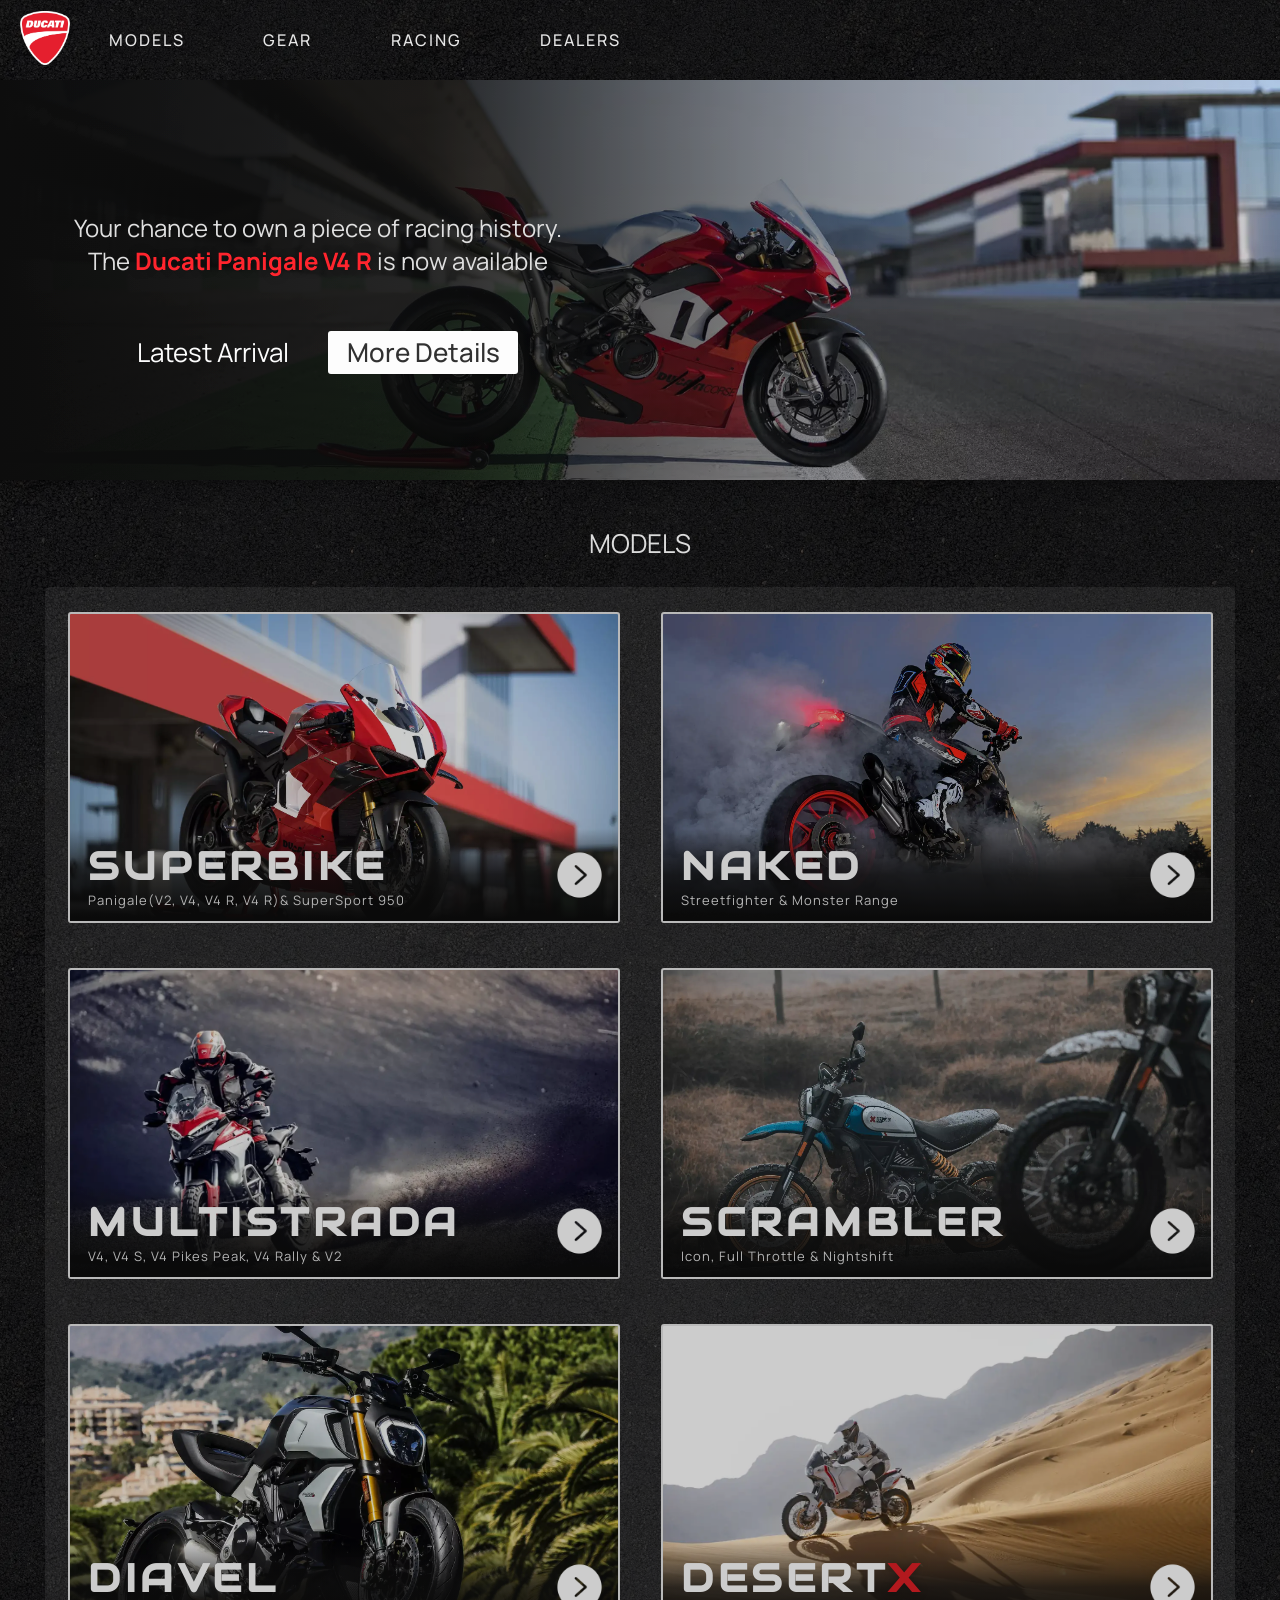
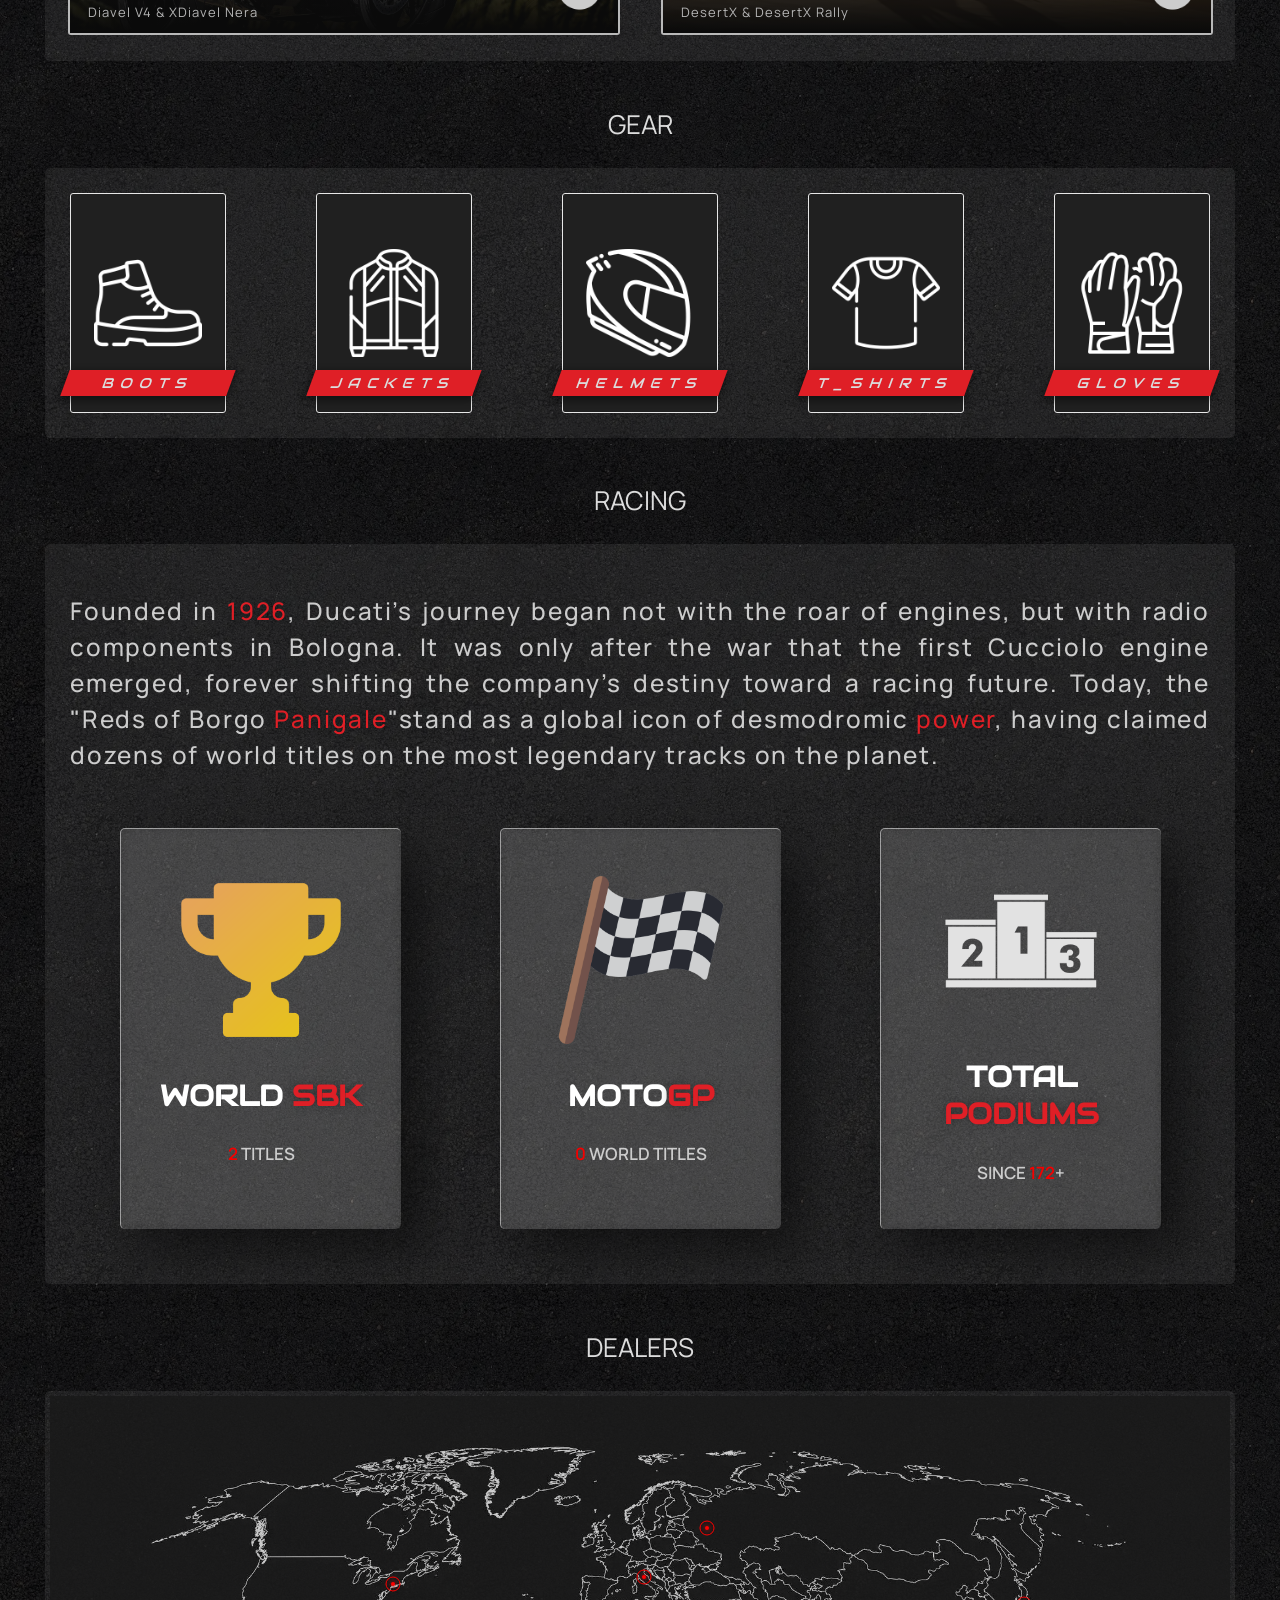
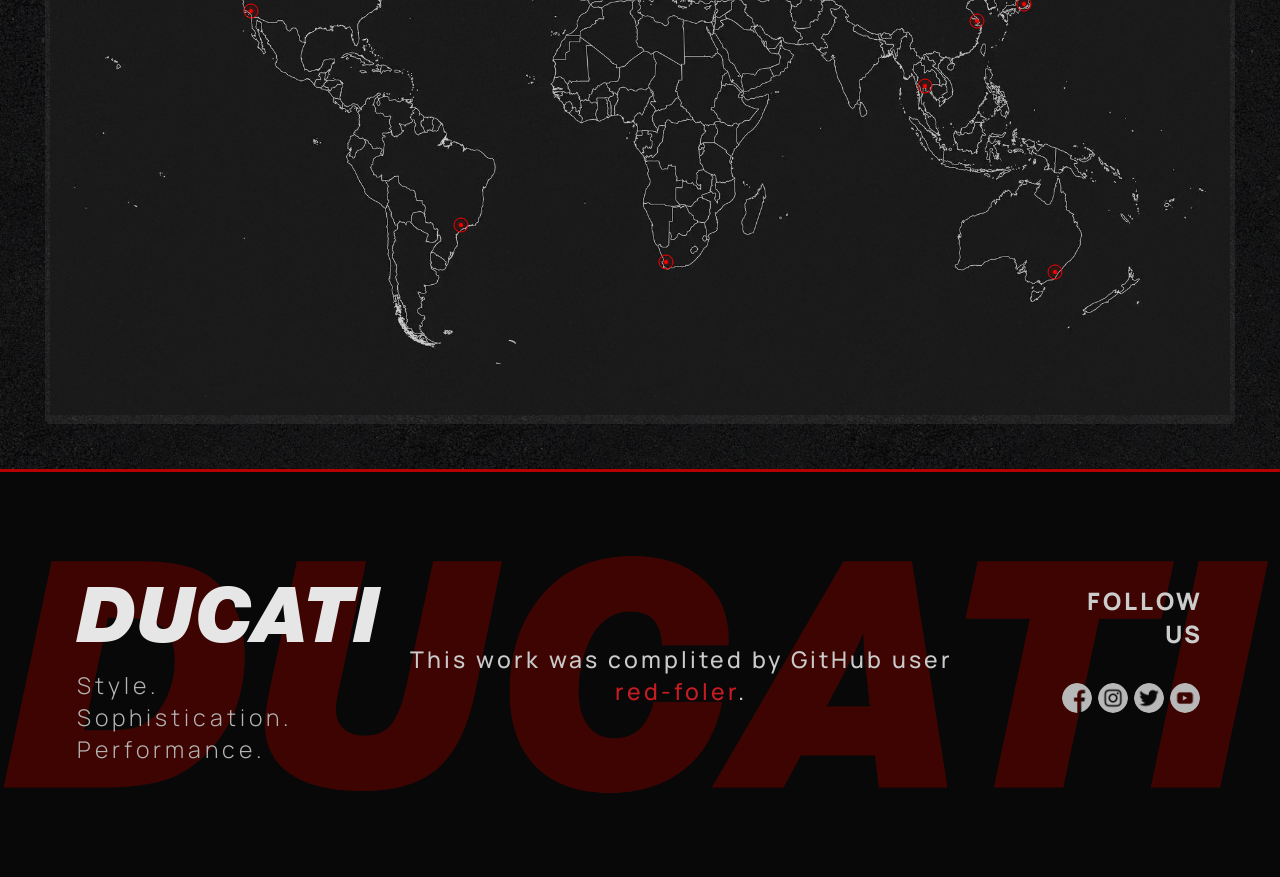
<file: index.html>
<!DOCTYPE html>
<html lang="en" >

<head>
    <meta charset="UTF-8">
    <meta name="viewport" content="width=device-width, initial-scale=1.0">
    <title>Document</title>
    <link rel="stylesheet" href="./motostore.css">
</head>

<body style="overflow-x: hidden;">
    <header class="header">
        <a class="ducatilogo" href="./index.html">
        <img class="ducatilogo" src="./dop/izob/Ducati_red_logo.svg.webp" href="./index.html">
        </a>
        <nav class="nav">
            <a class="navpoint" href="#MODELS">MODELS</a>
            <a class="navpoint" href="#GEAR">GEAR</a>
            <a class="navpoint" href="#RACING">RACING</a>
            <a class="navpoint" href="#DEALERS">DEALERS</a>
        </nav>
        <div class="bmenu" id="bmenu">
            <img src="./dop/izob/bmenuicon2.png">
        </div>
    </header>
    <div class="glav_2">
        <div class="glav2_2">
            <div class="glavcont">
                <p class="glavp">Your chance to own a piece of racing history.<br>The <b class="redname">Ducati Panigale
                        V4 R</b> is now available</p>
                <div class="priceline">
                    <div class="glavprice">
                        <p class="glavpricetext">Latest Arrival<br>
                        </p>
                    </div>
                    <a class="glavbuybutton" href="./panigalev4.html"><span>More Details</span></a>
                </div>
            </div>
        </div>
    </div>


    <div class="blocks">
            <p class="h" id="MODELS">MODELS</p>
        <div class="categblock">
            <div class="parentcategs">
                <div class="superbike categcard">
                    <a class="superbikea" href="./supersport.html">
                    <div class="cardsoverlay">
                        <p class="categname">SUPERBIKE</p>
                        <p class="categtypes">Panigale(V2, V4, V4 R, V4 R)& SuperSport 950</p>
                        <img class="arrowONcard" src="./dop/izob/arrow_1.png">
                    </div></a>
                </div>
                <div class="naked categcard">
                    <div class="cardsoverlay">
                        <p class="categname">NAKED</p>
                        <p class="categtypes">Streetfighter & Monster Range</p>
                        <img class="arrowONcard" src="./dop/izob/arrow_1.png">
                    </div>
                </div>
                <div class="multistrada categcard">
                    <div class="cardsoverlay">
                        <p class="categname">MULTISTRADA</p>
                        <p class="categtypes">V4, V4 S, V4 Pikes Peak, V4 Rally & V2</p>
                        <img class="arrowONcard" src="./dop/izob/arrow_1.png">
                    </div>
                </div>
                <div class="scrambler categcard">
                    <div class="cardsoverlay">
                        <p class="categname">SCRAMBLER</p>
                        <p class="categtypes">Icon, Full Throttle & Nightshift​</p>
                        <img class="arrowONcard" src="./dop/izob/arrow_1.png">
                    </div>
                </div>
                <div class="diavels categcard">
                    <div class="cardsoverlay">
                        <p class="categname">DIAVEL</p>
                        <p class="categtypes">Diavel V4 & XDiavel Nera</p>
                        <img class="arrowONcard" src="./dop/izob/arrow_1.png">
                    </div>
                </div>
                <div class="desertX categcard">
                    <div class="cardsoverlay">
                        <p class="categname">DESERT<span class="redname">X</span></p>
                        <p class="categtypes">DesertX & DesertX Rally</p>
                        <img class="arrowONcard" src="./dop/izob/arrow_1.png">
                    </div>
                </div>
            </div>
    
        </div>
    </div>


        <div class="blocks">
            <p class="h" id="GEAR">GEAR</p>
            <div class="gearblock">
                <div class="gearcard">
                    <div class="redround">
                        <p class="textingearcards">BOOTS</p>
                    </div>
                    <img class="gearimg" src="./dop/forgear/bootw.png">
                </div>
                <div class="gearcard">
                    <div class="redround">
                        <p class="textingearcards">JACKETS</p>
                    </div>
                    <img class="gearimg" src="./dop/forgear/jacketw.png">
                </div>
                <div class="gearcard">
                    <div class="redround">
                        <p class="textingearcards">HELMETS</p>
                    </div>
                    <img class="gearimg" src="./dop/forgear/racing-helmetw.png">
                </div>
                <div class="gearcard">
                    <div class="redround">
                        <p class="textingearcards">T_SHIRTS</p>
                    </div>
                    <img class="gearimg" src="./dop/forgear/tee-shirtw.png">
                </div>
                <div class="gearcard">
                    <div class="redround">
                        <p class="textingearcards">GLOVES</p>
                    </div>
                    <img class="gearimg" src="./dop/forgear/glovesw.png">
                </div>
            </div>
        </div>


        <div class="blocks">
            <p class="h" id="RACING">RACING</p>
            <div class="raceblock">
            <p class="racehistory">Founded in <span class="redname">1926</span>, Ducati’s journey began not with the roar
                of engines, but with radio components in Bologna. It was only after the war
                that the first Cucciolo engine emerged, forever shifting the company’s destiny
                toward a racing future. Today, the "Reds of Borgo <span class="redname">Panigale</span>"stand as a global icon of desmodromic <span class="redname">power</span>, having claimed 
                dozens of world titles on the most legendary tracks on the planet.</p>
            <div class="container">
        <div class="card">
            <div class="content">
                <img src="./dop/izob/trophy.png" class="cardsbackimg">
                <h3>WORLD <span class="redname">SBK</span></h3>
                <p><span  style="color:rgb(245, 0, 0);" class="stat-number" data-target="15">0</span> TITLES</p>
            </div>
        </div>
        <div class="card">
            <div class="content">
                <img src="./dop/izob/racing-flag.png" class="cardsbackimg">
                <h3>MOTO<span class="redname">GP</span></h3>
                <p><span  style="color:rgb(245, 0, 0);" class="stat-number" data-target="4">0</span> WORLD TITLES</p>
            </div>
        </div>
        <div class="card">
            <div class="content">
                <img src="./dop/izob/race.png" class="cardsbackimg">
                <h3>TOTAL <span class="redname">PODIUMS</span></h3>
                <p>SINCE <span style="color:rgb(245, 0, 0);" class="stat-number" data-target="1000">0</span>+</p>
            </div>
        </div>
            </div>
            </div>
        </div>


        



        <div class="blocks">
            <p class="h" id="DEALERS">DEALERS</p>
            <div class="mapblock">
            <div class="map-wrapper">
                <img src="./dop/izob/map.webp" class="map-base">

                <div class="dot moscow" data-city="Moscow">
                    <div class="pulse"></div>
                </div>
        
                <div class="dot bologna" data-city="Bologna">
                    <div class="pulse"></div>
                </div>

                <div class="dot tokio" data-city="Tokio">
                    <div class="pulse"></div>
                </div>
        
                <div class="dot los-angeles" data-city="Los-Angeles">
                    <div class="pulse"></div>
                </div>

                <div class="dot sydney" data-city="Sydney">
                    <div class="pulse"></div>
                </div>

                <div class="dot new-york" data-city="New-York">
                    <div class="pulse"></div>
                </div>



                <div class="dot bangkok" data-city="Bangkok">
                    <div class="pulse"></div>
                </div>
        
                <div class="dot shanghai" data-city="Shanghai">
                    <div class="pulse"></div>
                </div>

                <div class="dot saopaulo" data-city="Saopaulo">
                    <div class="pulse"></div>
                </div>

                <div class="dot capetown" data-city="Capetown">
                    <div class="pulse"></div>
                </div>
            </div>

            <div class="container">

            </div>
            </div>
        </div>





    <footer class="footer">
        <div class="infooter">
            <dev class="footercontent">
                <div class="footercont">
                    <p class="DUCATIword">DUCATI</p>
                    <p class="footp">Style. Sophistication.<br> Performance.</p>
                </div>
                <div class="footercont_с">
                    <p class="footp_c">This work was complited by GitHub user <a class="reda" href="https://github.com/red-foler">red-foler</a>.</p>
                </div>
                <div class="footercont_2">
                    <p class="follow">FOLLOW US</p>
                    <div class="folowicons">
                        <img src="./dop/forfooter/facebook.png" class="folicon">
                        <img src="./dop/forfooter/instagram.png" class="folicon">
                        <img src="./dop/forfooter/twitter.png" class="folicon">
                        <img src="./dop/forfooter/youtube.png" class="folicon">
                    </div>
                </div>
            </dev>
        </div>
    </footer>
    <script src="./motostore.js"></script>
    <script src="./motostore_2.js"></script>
</body>
</html>
</file>
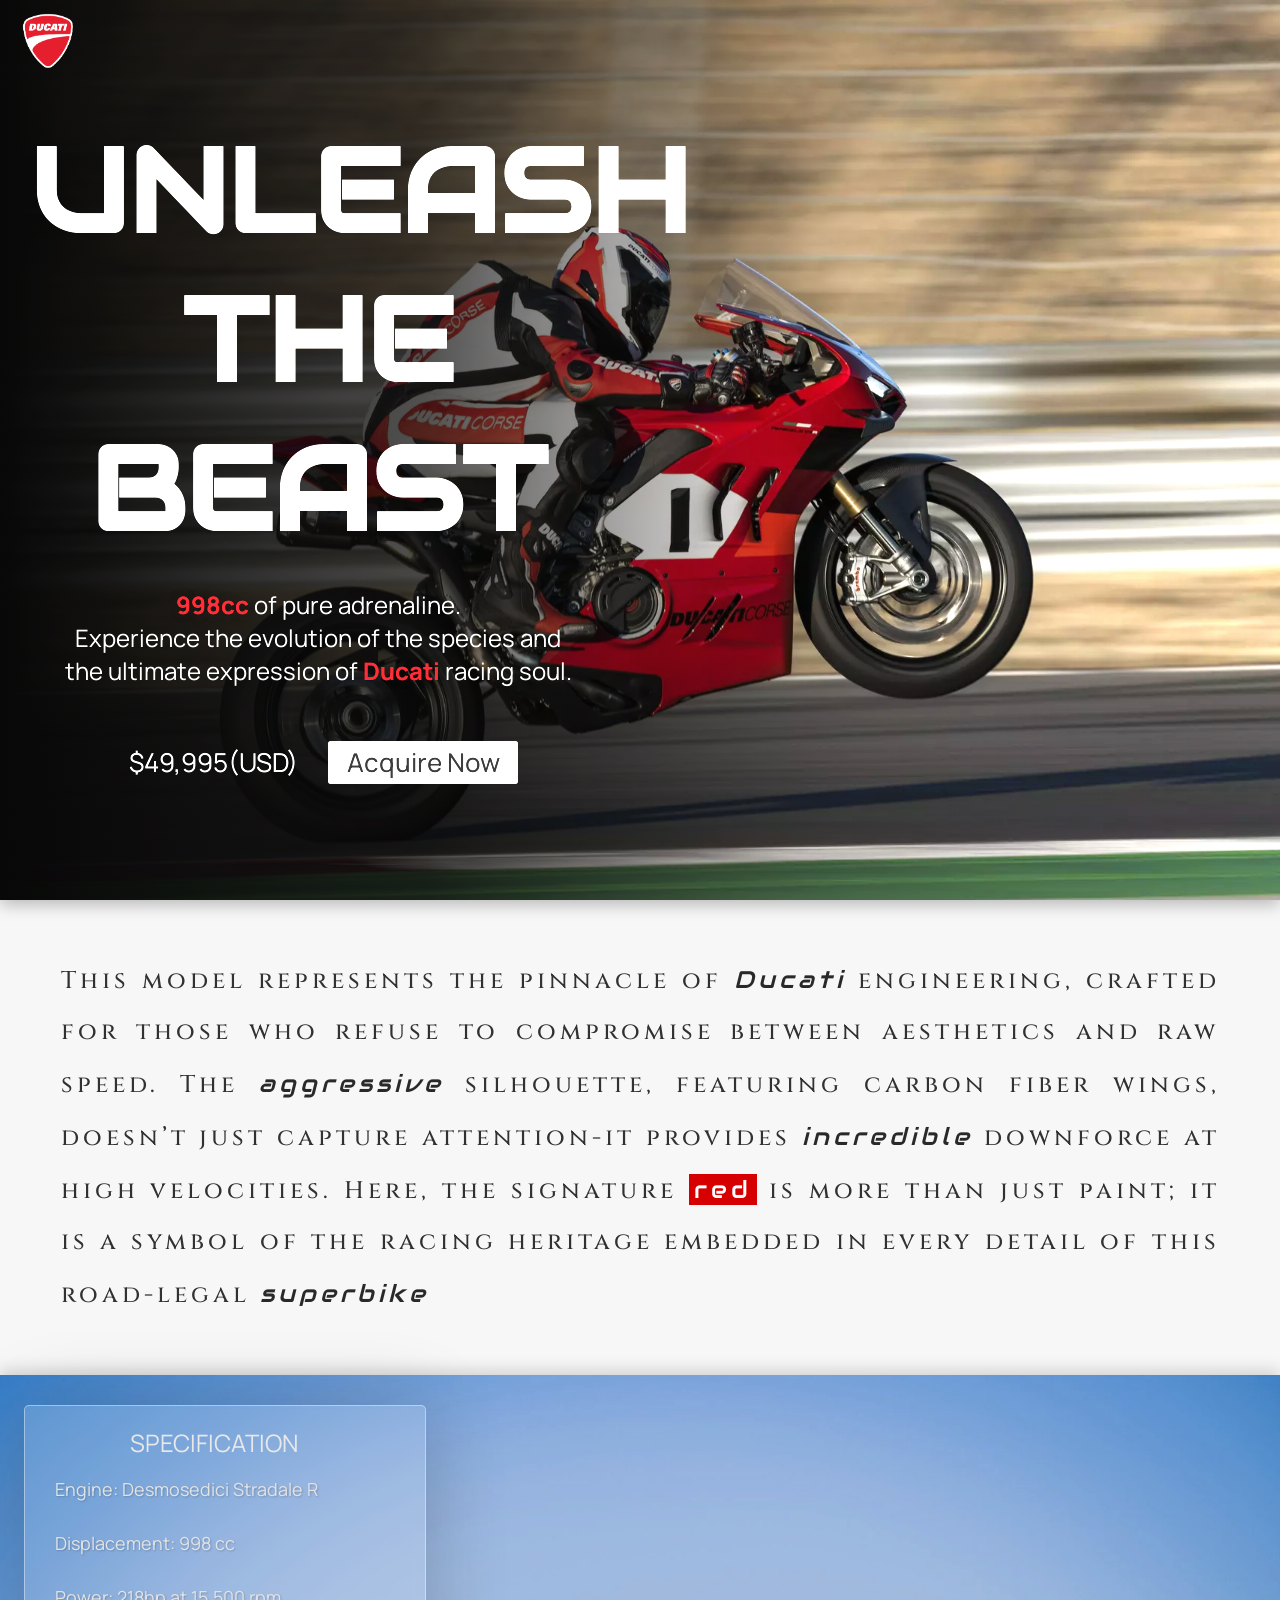
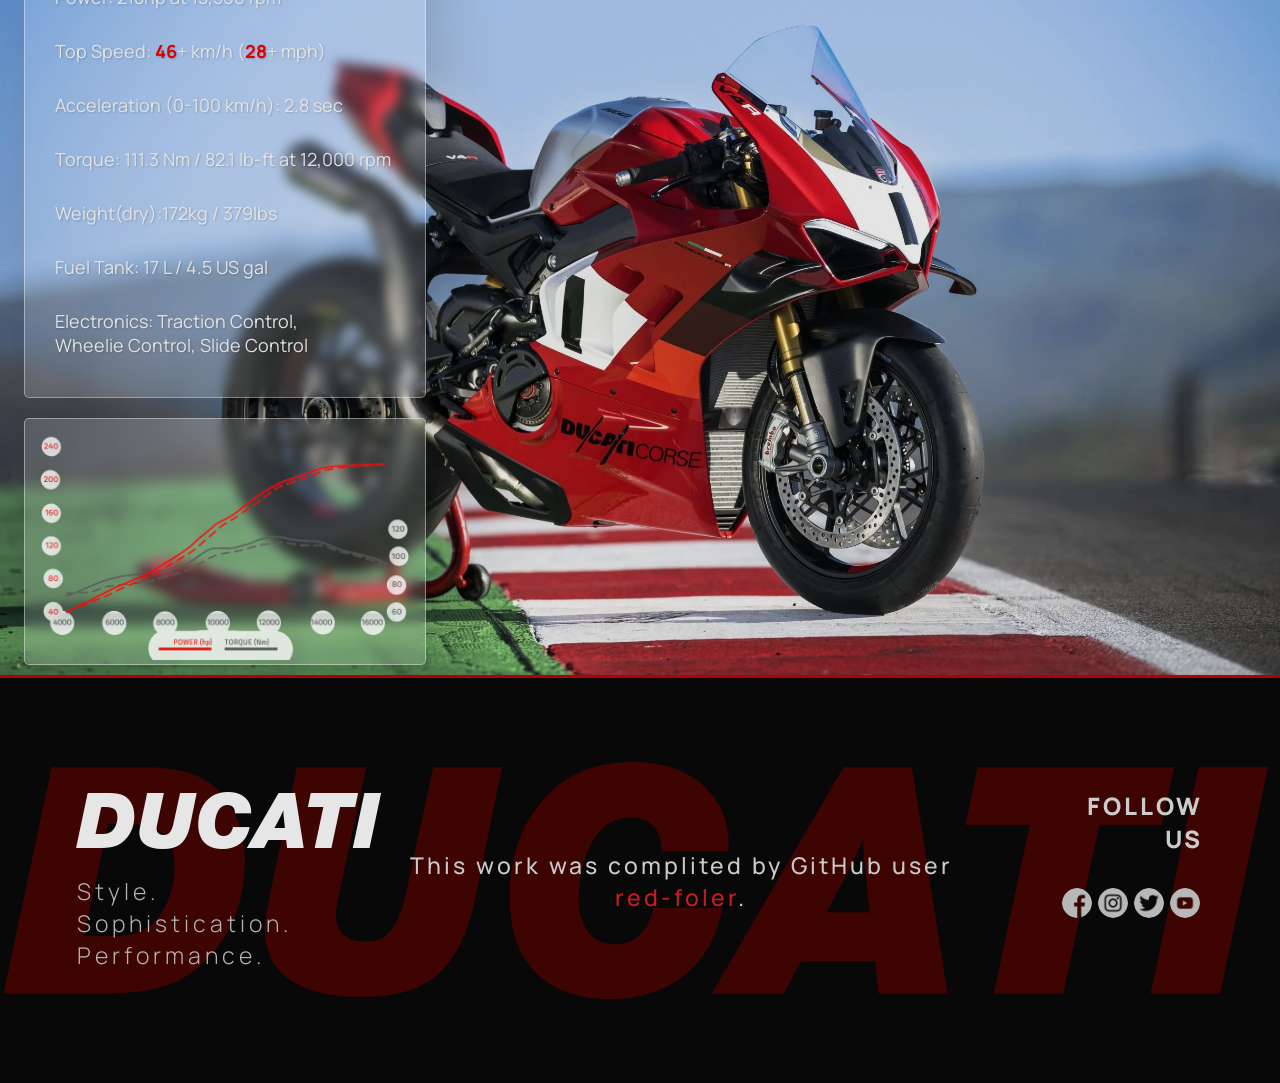
<file: panigalev4.html>
<!DOCTYPE html>
<html lang="en">

<head>
    <meta charset="UTF-8">
    <meta name="viewport" content="width=device-width, initial-scale=1.0">
    <title>Document</title>
    <link rel="stylesheet" href="./motostore.css">
</head>

<body>
    <header class="header_2">
        <a class="ducatilogo" href="./index.html">
        <img class="ducatilogo" src="./dop/izob/Ducati_red_logo.svg.webp" href="./index.html">
        </a>
    </header>
    <div class="glav">
        <div class="glav2">
            <div class="glavcont">
                                    <h1 class="glavh1">
                                    <span class="glavh1_1 notranslate">UNLEASH</span> 
                                    <span class="glavh1_2" notranslate>THE</span> 
                                    <br>
                                    <span class="glavh1_3" notranslate>BEAST</span>
                                    </h1>                <p class="glavp">
                                        <b class="redname">998cc</b> of pure adrenaline.<br> Experience the evolution of the species and<br> the ultimate expression of <b class="redname">Ducati</b> racing soul.</p>   
                        <div class="priceline">
                    <div class="glavprice">
                        <p class="glavpricetext">$49,995(USD)<br>
                        </p>
                    </div>
                    <a class="glavbuybutton"><span>Acquire Now</span></a>
                </div>              
                </div>
            </div>
        </div>
    <div class="about">
        <p class="abouttext">This model represents the pinnacle of <i style="font-family: aud; font-weight: 100; color: rgb(41, 41, 41);">Ducati</i> engineering, crafted for those who refuse to
            compromise between aesthetics and raw speed. The <i style="font-family: aud; font-weight: 100; color: rgb(41, 41, 41);">aggressive</i> silhouette, featuring carbon fiber wings,
            doesn’t just capture attention-it provides <i style="font-family: aud; font-weight: 100; color: rgb(41, 41, 41);">incredible</i> downforce at high velocities. Here, the signature <b style="font-family: aud;background-color: rgb(215, 0, 0); font-weight: 100;color: rgb(255, 255, 255); padding-left:5px;padding-right:5px;">red</b>
            is more than just paint; it is a symbol of the racing heritage embedded in every detail of this road-legal
            <i style="font-family: aud; font-weight: 100; color: rgb(41, 41, 41);">superbike</i>
        </p>
    </div>

    <div class="infoblock">
        <div class="slideshow">
            <div class="slide active" style="background-image: url(./dop/izob/Ducati_Panigale_V4_R.webp);"></div>
        </div>
        <div class="slide" style="background-image: url(./dop/izob/Ducati-Panigale-V4R_6.webp);"></div>
        <div class="slide" style="background-image: url(./dop/izob/Ducati-Panigale-V4R_3.webp);"></div>
        <div class="slide" style="background-image: url(./dop/izob/Ducati-Panigale-V4R_4.webp);"></div>
        <div class="slide" style="background-image: url(./dop/izob/Ducati-Panigale-V4R_2.webp);"></div>
        
<div class="textandg">
    <div class="spec">
        <p class="textspec">SPECIFICATION</p>
        <p class="specs">Engine: Desmosedici Stradale R</p>
        <p class="specs">Displacement: 998 cc</p>
        <p class="specs">Power: 218hp at 15,500 rpm</p>
        <p class="specs">Top Speed: <span style="color: rgb(219, 0, 0); font-weight: 700;" class="stat-number" data-target="300">0</span>+ km/h (<span style="color: rgb(219, 0, 0); font-weight: 700;" class="stat-number" data-target="186">0</span>+ mph)</p>
        <p class="specs">Acceleration (0-100 km/h): 
            2.8 sec</p>
        <p class="specs">Torque: 111.3 Nm / 82.1 lb-ft at 12,000 rpm</p>
        <p class="specs">Weight(dry):172kg / 379lbs</p>
        <p class="specs">Fuel Tank: 17 L / 4.5 US gal</p>
        <p class="specs">Electronics: Traction Control, <br>Wheelie Control, Slide Control</p>
    </div>
    <div class="graphic">
        <img class="graphicimg" src="./dop/izob/graphic_2.png">
    </div>
    </div>
</div>




<footer class="footer">
        <div class="infooter">
            <dev class="footercontent">
                <div class="footercont">
                    <p class="DUCATIword">DUCATI</p>
                    <p class="footp">Style. Sophistication.<br> Performance.</p>
                </div>
                <div class="footercont_с">
                    <p class="footp_c">This work was complited by GitHub user <a class="reda" href="https://github.com/red-foler">red-foler</a>.</p>
                </div>
                <div class="footercont_2">
                    <p class="follow">FOLLOW US</p>
                    <div class="folowicons">
                        <img src="./dop/forfooter/facebook.png" class="folicon">
                        <img src="./dop/forfooter/instagram.png" class="folicon">
                        <img src="./dop/forfooter/twitter.png" class="folicon">
                        <img src="./dop/forfooter/youtube.png" class="folicon">
                    </div>
                </div>
            </dev>
        </div>
    </footer>




    <script src="./motostore_2.js"></script>
</body>
</html>
</file>
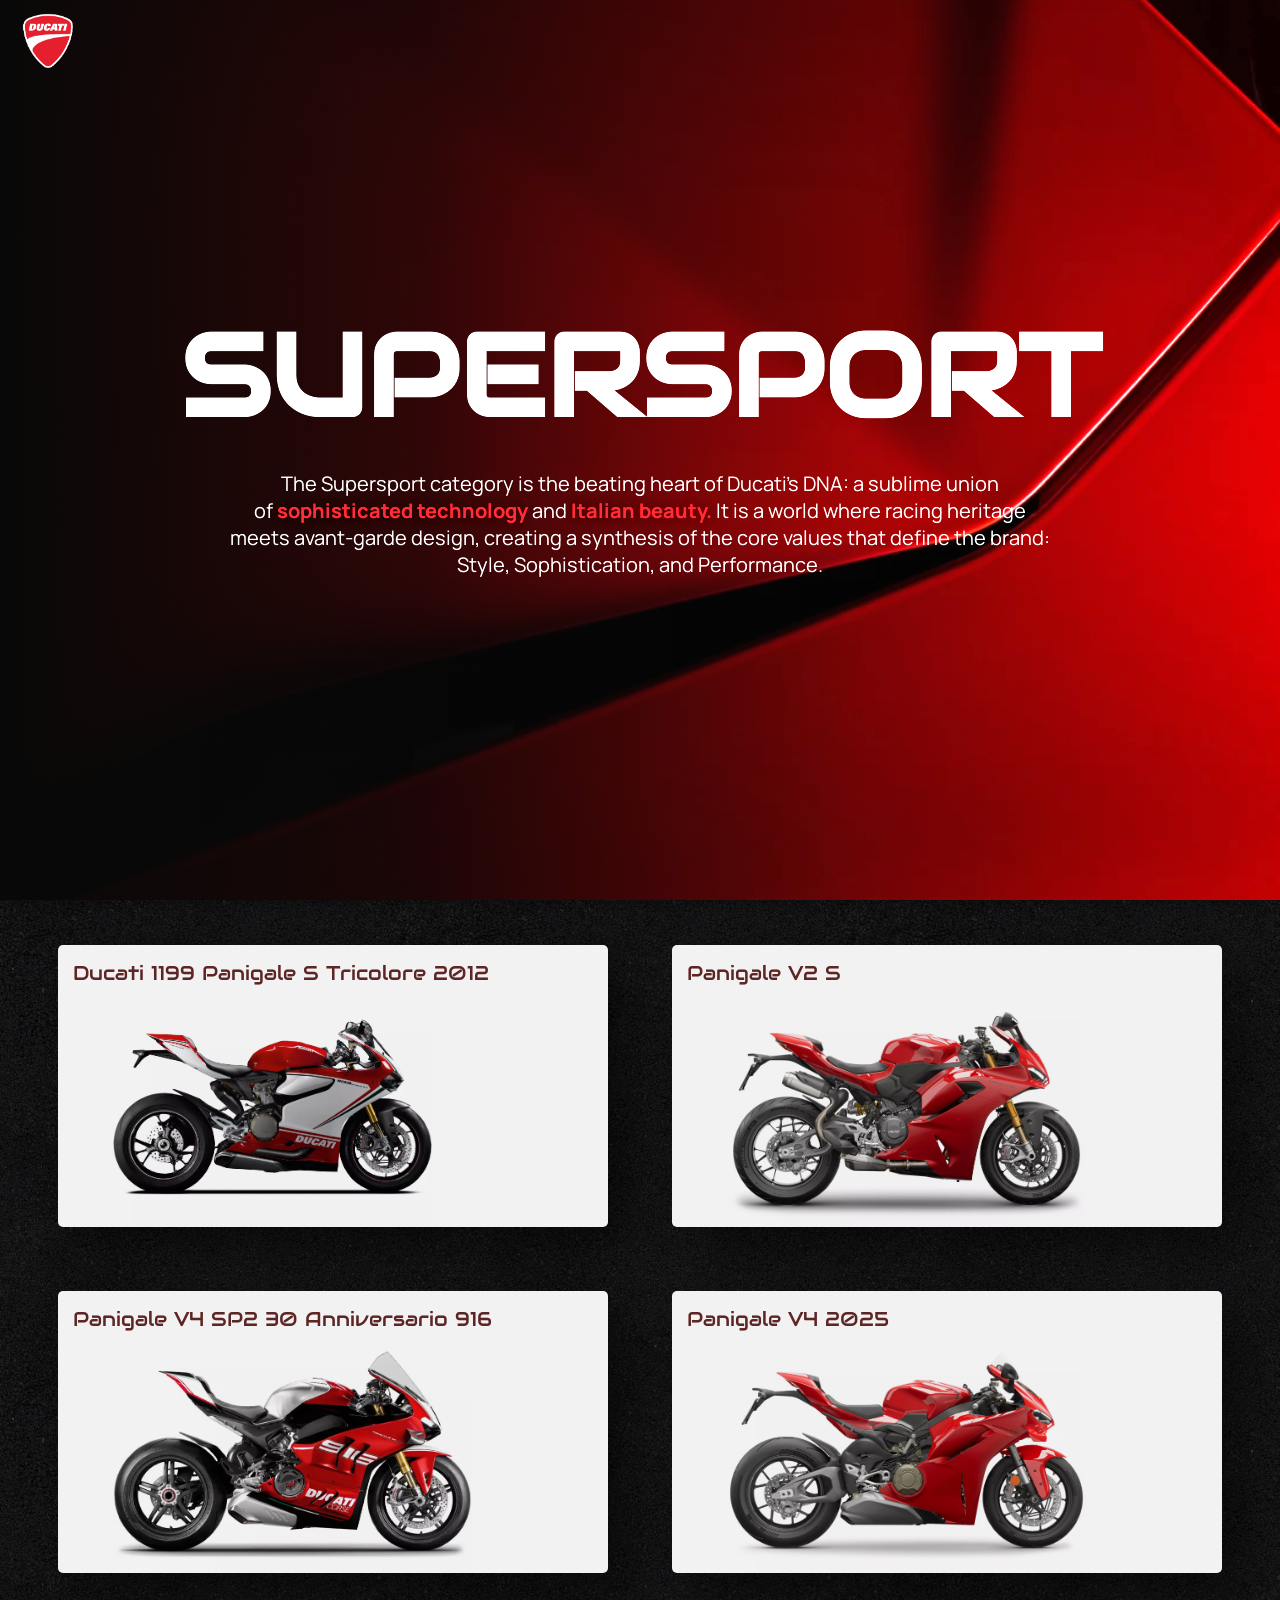
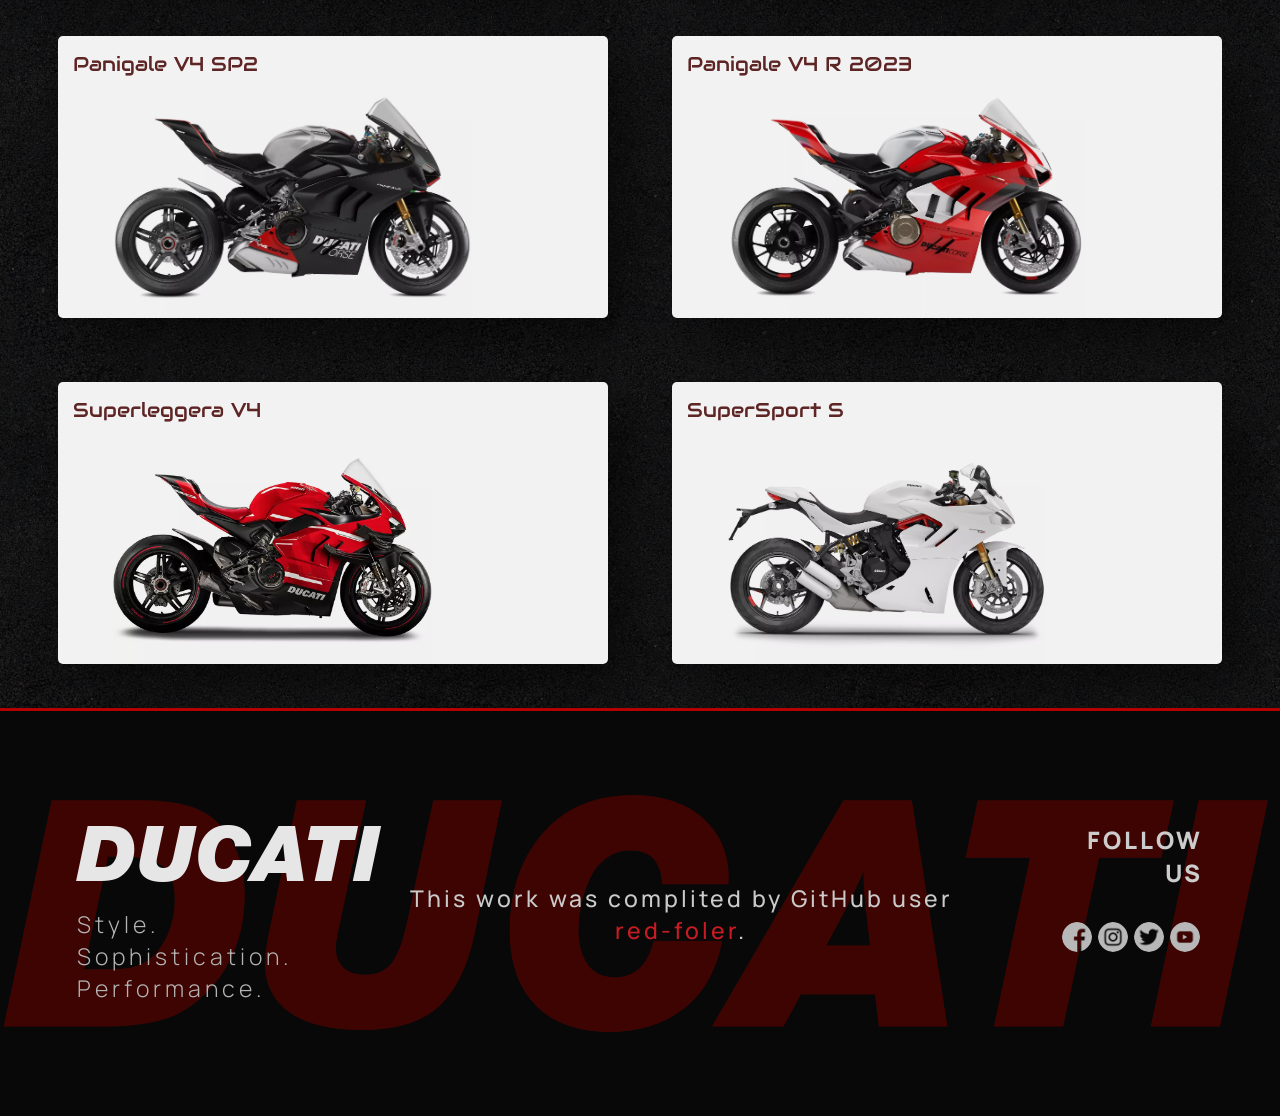
<file: supersport.html>
<!DOCTYPE html>
<html lang="en">

<head>
    <meta charset="UTF-8">
    <meta name="viewport" content="width=device-width, initial-scale=1.0">
    <title>Document</title>
    <link rel="stylesheet" href="./motostore.css">
</head>

<body>
    <header class="header_2">
        <a class="ducatilogo" href="./index.html">
        <img class="ducatilogo" src="./dop/izob/Ducati_red_logo.svg.webp" href="./index.html">
        </a>
    </header>
    

    <div class="glav supersport">
        <div class="glav2_ctlg">
            <div class="glavcont_ctlg">
                        <h1 class="glavh1_ctlg">
                            <span class="glavh1_1 "notranslate>SUPERSPORT</span> 
                        </h1>
                        <p class="glavp_ctlg">
                            The Supersport category is the beating
                            heart of Ducati’s DNA: a sublime union<br>
                            of <b class="redname">sophisticated technology</b> and <b class="redname">Italian beauty.</b> 
                            It is a world where racing heritage<br> meets 
                            avant-garde design, creating a synthesis of
                            the core values that define the brand: <br>
                            Style, Sophistication, and Performance.</p>   
                </div>
            </div>
        </div>













    <div class="blocks blocks_ctlg">
        <div class="supersport_ctlg">
            <div class="ctlg_card">
                <h1 class="cardsh1_ctlg">Ducati 1199 Panigale S Tricolore 2012</h1>
                <img class="ctlg_img" src="./dop/izobFORpanigale/Panigale_S_Tricolore.webp">
            </div>
            <div class="ctlg_card">
                <h1 class="cardsh1_ctlg">Panigale V2 S</h1>
                <img class="ctlg_img" src="./dop/izobFORpanigale/panigale_v2s.webp">
            </div>
            <div class="ctlg_card">
                <h1 class="cardsh1_ctlg">Panigale V4 SP2 30 Anniversario 916</h1>
                <img class="ctlg_img" src="./dop/izobFORpanigale/Panigale_V4.webp">
            </div>
            <div class="ctlg_card">
                <h1 class="cardsh1_ctlg">Panigale V4 2025</h1>
                <img class="ctlg_img" src="./dop/izobFORpanigale/Panigale_V4_2025.webp">
            </div>
            <div class="ctlg_card">
                <h1 class="cardsh1_ctlg">Panigale V4 SP2</h1>
                <img class="ctlg_img" src="./dop/izobFORpanigale/Panigale_V4_SP2.webp">
            </div>
            <div class="ctlg_card">
                <h1 class="cardsh1_ctlg">Panigale V4 R 2023</h1>
                <img class="ctlg_img" src="./dop/izobFORpanigale/Panigale_V4R_2023.webp">
            </div>
            <div class="ctlg_card">
                <h1 class="cardsh1_ctlg">Superleggera V4</h1>
                <img class="ctlg_img" src="./dop/izobFORpanigale/Superleggera_V4.webp">
            </div>
            <div class="ctlg_card">
                <h1 class="cardsh1_ctlg">SuperSport S</h1>
                <img class="ctlg_img" src="./dop/izobFORpanigale/SuperSport_S.webp">
            </div>
        </div>
    </div>





<footer class="footer">
        <div class="infooter">
            <dev class="footercontent">
                <div class="footercont">
                    <p class="DUCATIword">DUCATI</p>
                    <p class="footp">Style. Sophistication.<br> Performance.</p>
                </div>
                <div class="footercont_с">
                    <p class="footp_c">This work was complited by GitHub user <a class="reda" href="https://github.com/red-foler">red-foler</a>.</p>
                </div>
                <div class="footercont_2">
                    <p class="follow">FOLLOW US</p>
                    <div class="folowicons">
                        <img src="./dop/forfooter/facebook.png" class="folicon">
                        <img src="./dop/forfooter/instagram.png" class="folicon">
                        <img src="./dop/forfooter/twitter.png" class="folicon">
                        <img src="./dop/forfooter/youtube.png" class="folicon">
                    </div>
                </div>
            </dev>
        </div>
    </footer>




    <script src="./motostore_2.js"></script>
</body>
</html>
</file>
<file: motostore.css>
html{
    width: 100vw;
    margin: 0;
    padding: 0;
    scroll-behavior: smooth;
    overflow-x: hidden ;
    position: relative;
    height: auto;
}
@font-face {
    font-family: hel;
    src: url(./dop/fonts/HelveticaNeueCyr-BlackItalic.ttf);
}
@font-face {
    font-family: cin;
    src: url(./dop/fonts/Cinzel/Cinzel-VariableFont_wght.ttf);
}
@font-face {
    font-family: man;
    src: url(./dop/fonts/Manrope/Manrope-VariableFont_wght.ttf);
}
@font-face {
    font-family: aud;
    src: url(./dop/fonts/Audiowide-Regular.ttf);
}

body{
    position: relative;
    background:url(./dop/izob/asphalt.webp);
    backdrop-filter: brightness(0.3);
    background-repeat: repeat;
    background-size: 50vh;
    margin: 0;
    padding: 0;
    height: auto;
    width:100vw;
    -webkit-user-select: none;
    -ms-user-select: none;
    user-select: none;
}
.header{
    height: 40px;
    position:relative;
    z-index: 10;
    width: 50%;
    min-width: 550px;
    display: flex;
    flex-direction: row;
    align-items: center;
    justify-content: space-between;
    margin: 0;
    padding: 20px;
}
.header_2{
    height: 40px;
    position:fixed;
    z-index: 10;
    width: 50%;
    min-width: 550px;
    display: flex;
    flex-direction: row;
    align-items: center;
    justify-content: space-between;
    margin: 0;
    padding: 23px;
}
.nav{
    width: 100%;
    display: flex;
    flex-direction: row;
    align-items: center;
    justify-content: space-around;
    margin: 0;
}
.nav.open{
    align-items: center;
    width: 40vw;
    display: flex;
    flex-direction: column;
    align-items: center;
    justify-content: space-around;
    margin: 0;
}
.ducatilogo{
    width: 50px;
    height: auto;
}
.navpoint{
    color: rgb(230, 230, 230);
    font-family: man;
    font-size: 1.8vh;
    font-weight: 500;
    letter-spacing: 2px;
    cursor: pointer;
    position: relative;
    text-decoration: none;
    text-transform: uppercase;
}
.navpoint::after{
    content: '';
    position: absolute;
    left: 0;
    bottom: 0;
    width: 0;
    height: 2.5px;
    background-color: rgb(229, 0, 0) ;
    transition: 0.3s ease-out;
    border-radius: 15px;
}
.navpoint:hover::after{
    width: 100%;
}
.bmenu{
    display: none;
}



.glav{
    width: 100%;
    height: 100vh;
    min-height: 500px;
    background: url(./dop/izob/moto_3_1.webp);
    filter: brightness(1.5);
    background-position:35% 70%;
    background-repeat: no-repeat;
    background-size: cover;
    margin: 0;
    padding: 0;
    position: relative;
    display: flex;
    justify-content: center;
    box-shadow: 0px 5px 15px 0px rgba(0, 0, 0, 0.25);
    z-index: 0;
}
.supersport{
    background: url(./dop/izob/backforsupersport.webp);
    background-position:35% 70%;
    background-repeat: no-repeat;
    background-size: cover;
    
}
.glav_2{
    width: 100%;
    height: 30vh;
    min-height: 400px;
    background: url(./dop/izobFORpanigale/Panigale_V4R_2.webp);
    filter: brightness(1.2);
    background-position:50% 80%;
    background-repeat: no-repeat;
    background-size: cover;
    margin: 0;
    padding: 0;
    position: relative;
    display: flex;
    justify-content: center;
    box-shadow: 0px 5px 15px 0px rgba(0, 0, 0, 0.25);
    z-index: 0;
}
.redname{
    color: #df1f26;
    text-shadow: 0px 0px 10px rgba(0, 0, 0, 0.3);
}
.glav2{
    min-height: 500px;
    position: absolute;
    width: 100%;
    height: 100vh;
    margin: 0;
    padding: 0;
    background: linear-gradient(90deg ,rgb(5, 5, 5),rgba(5, 5, 5, 0.8) ,rgba(7, 7, 7, 0.3), rgba(0, 0, 0, 0.0)) ;
    display: flex;
    align-items: center;
    justify-content: left;    
}
.glav2_ctlg{
    min-height: 500px;
    position: absolute;
    width: 100%;
    height: 100vh;
    margin: 0;
    padding: 0;
    background: linear-gradient(90deg ,rgb(5, 5, 5),rgba(5, 5, 5, 0.8) ,rgba(7, 7, 7, 0.3), rgba(0, 0, 0, 0.0)) ;
    display: flex;
    align-items: center;
    justify-content: center;  
}
.glav2_2{
    min-height: 400px;
    position: absolute;
    width: 100%;
    height: 30vh;
    margin: 0;
    padding: 0;
    background: linear-gradient(90deg ,rgb(11, 11, 11),rgba(8, 8, 8, 0.9) ,rgba(7, 7, 7, 0.5), rgba(0, 0, 0, 0.2)) ;
    display: flex;
    align-items: center;
    justify-content: left;    
}
.glavcont{
    height: 85%;
    width: 45%;
    padding: 30px;
    margin: 0;
    display: flex;
    flex-direction: column;
    justify-content: center;
}
.glavcont_ctlg{
    height: 85%;
    width: 90%;
    padding: 30px;
    margin: 0;
    display: flex;
    flex-direction: column;
    justify-content: center;
}
.glavh1 {
    position: relative;
    color: rgba(211, 211, 211, 1);
    font-family: aud;
    font-size: 13vh;
    margin: 0 auto;
    width: 100%;
    text-align: center;
}
.glavh1_ctlg{
    position: relative;
    color: rgba(211, 211, 211, 1);
    font-family: aud;
    font-size: 9vw;
    margin: 0 auto;
    width: 100%;
    text-align: center;
}
.glavh1_ctlg span{
    display: inline-block;
    opacity: 0;
    transform: translateY(30px);
    animation: slideUp 1.2s ease-out forwards;
}
.glavh1 span {
    display: inline-block;
    opacity: 0;
    transform: translateY(30px);
    animation: slideUp 1.2s ease-out forwards;
}
.glavh1 .glavh1_1 { animation-delay: 0.1s; }
.glavh1 .glavh1_2 { animation-delay: 0.5s; }
.glavh1 .glavh1_3 { animation-delay: 0.9s; }

@keyframes slideUp {
    from {
        opacity: 0;
        transform: translateY(30px);
    }
    to {
        opacity: 1;
        transform: translateY(0);
    }
}



.glavp{
    color: rgb(186, 186, 186);
    font-family: man;
    font-size: 24px;
    text-align: center;
}
.glavp_ctlg{
    color: rgb(186, 186, 186);
    font-family: man;
    font-size: 20px;
    text-align: center;
}
.priceline{
    display: flex;
    margin: 0 auto;
    margin-top: 30px;
    padding: 0;
    height: auto;
    width: 400px;
    justify-content: space-between;
    gap: 20px;
}

.glavprice{
    width: 50%;
    height: 100%;
    margin: 0;
    padding: 0 auto;
    display: flex;
    flex-direction: column;
    align-items:center;
    justify-content:center;
}
.glavpricetext{
    color: rgb(211, 211, 211);
    position: relative;
    font-family: man;
    font-size: 26px;
    margin: 0 auto;
}
.glavbuybutton{
    width: 50%;
    height: 43px;
    margin: 0;
    padding: 0;
    background-color: rgb(211, 211, 211);
    display: flex;
    align-items:center;
    justify-content: center;
    border-radius: 3px;
    font-family: man;
    font-size: 26px;
    font-weight: 500;
    transition: 0.4s;
    cursor:pointer;
    position: relative;
    overflow: hidden;
}
.glavbuybutton:visited, .navpoint:visited, .navpoint:active, .navpoint,.glavbuybutton:active,.glavbuybutton,.ducatilogo:visited{
    text-decoration: none;
    outline: none;

}
.glavbuybutton::before{
    content: '';
    position: absolute;
    top: 0;
    left: 0;
    width: 0;
    height: 100%;
    background-color: rgb(135, 0, 0);
    transition: 0.4s
    cubic-bezier(0.75, 0.8, 0.25, 1);
    z-index: 1;
}
.glavbuybutton:hover::before{
    width: 100%;
}
.glavbuybutton span{
    position:relative;
    z-index: 2;
    color: rgb(41, 41, 41);
    transition: 0.4s;
}
.glavbuybutton:hover span{
    color: rgb(211, 211, 211);
}






.about{
    width: auto;
    height: fit-content;
    margin: 0;
    padding: 30px;
    display: flex;
    text-align: justify;
    justify-content: center;
    position:relative;
    background-color: rgb(247, 247, 247);
    z-index: -10;
}
.abouttext{
    font-family:cin;
    font-size: 24px;
    color: rgb(49, 49, 49);
    font-weight: 500;
    width: 95%;
    line-height: 51px;
    letter-spacing: 4px;
}






.infoblock{
    background-color: rgb(36, 36, 36);
    margin: 0;
    padding: 0;
    display: flex;
    flex-direction: row;
    width: 100%;
    height: 100vh;
    position: relative;
    justify-content: left;
    box-shadow: 0px -5px 15px 0px rgba(0, 0, 0, 0.15);
}
.textandg{
    display: flex;
    flex-direction: column;
    height: 100%;
    width: 450px;
    justify-content: center;
    padding: 0;
    align-items: center;

}
.spec{
    background: rgba(255, 255, 255, 0.15);
    width: 370px;
    backdrop-filter: blur(6px);
    border: 1px solid rgba(255, 255, 255, 0.4);
    border-radius: 5px;
    height: fit-content;
    margin: 0;
    padding: 10px;
    padding-left: 20px;
    text-align: left;
    position: relative;
    z-index: 10;
    box-shadow: 2px 2px 5pc 0pc rgba(0, 0, 0, 0.2);

}
.textspec{
    font-family: man;
    font-size: 24px;
    font-weight: 400;
    color: rgb(232, 232, 232);
    margin: 10px;
    margin-left: 23%;
    margin-right: 30%;
    position: relative;
    align-items: center;
}
.specs{
    font-family: man;
    font-size: 18px;
    color: rgb(227, 227, 227);
    text-shadow: 1px 1px 2px rgba(0, 0, 0, 0.2);
    margin-left:10px;
    font-weight: 400;
    margin-bottom: 30px;
}
.slideshow{
    position: absolute;
    inset: 0;
    width: 100%;
    height: 100%;
}
.slide{
    position: absolute;
    inset: 0;
    background-size: cover;
    background-position: center;
    opacity: 0;
    transition:  1.6s ease-in-out;
    z-index: 1;
    filter: brightness(0.9);
}
.slide.active{
    opacity: 1;
}
.graphic{
    background: rgba(255, 255, 255, 0.15);
    width: fit-content;
    backdrop-filter: blur(6px);
    border: 1px solid rgba(255, 255, 255, 0.4);
    border-radius: 5px;
    height: fit-content;
    margin: 0;
    position: relative;
    padding: 10px 15px 0px 15px;  
    top: 20px;
    z-index: 10;
    box-shadow: 2px 2px 5pc 0pc rgba(0, 0, 0, 0.3);
}
.graphicimg{
    width: 370px;
    height: auto;
    opacity: 0.8;
    filter: brightness(1.3);
    margin: 0;
    padding: 0;
}







.blocks{
    margin: 5vh;
}
.blocks_ctlg{
    display: flex;
    justify-content: center;    
}
.categblock{
    margin: 0;
    padding: 25px;
    background-color: rgba(178, 178, 178, 0.1);
    will-change: transform;
    transform: translateZ(0);
    backface-visibility: hidden;
    border-radius: 5px;
}
.parentcategs{
    display: grid;
    justify-content: center;
    justify-items: center;
    padding: 0;
    width: 100%;
    grid-template-columns: repeat(2 , 1fr);
    grid-template-rows: repeat(3, 1fr);
    gap: 45px;
}
.categcard{
    height: 24vw;
    min-width: 100%;
    border-radius: 3px;
    filter: brightness(0.8);
    transition: 0.15s ease-in-out;
    will-change: transform;
    transform: translateZ(0);
    backface-visibility: hidden;
    border: 2px solid rgb(231, 231, 231);
}
.categcard:hover{
    filter: brightness(0.87);
    scale: 1.0065;
}
.h{
    font-family: man;
    text-align: center;
    font-size: 26px;
    color: rgb(220, 220, 220);
    margin-top: 0;
}
.superbike{
    background: url(./dop/forcards/Panigale_V4R_3.webp);
    background-position: center;
    background-repeat: no-repeat;
    background-size: cover;   
    
}
.naked{
    background: url(./dop/forcards/ducati_monster.webp);
    background-position: center;
    background-repeat: no-repeat;
    background-size: cover;  
}
.multistrada{
    background: url(./dop/forcards/multi_2.webp);
    background-position: center;
    background-repeat: no-repeat;
    background-size: cover;  
}
.scrambler{
    background: url(./dop/forcards/scrambler.webp);
    background-position: center;
    background-repeat: no-repeat;
    background-size: cover;  
}
.diavels{
    background: url(./dop/forcards/diavel_3.webp);
    background-position: center;
    background-repeat: no-repeat;
    background-size: cover;  
}
.desertX{
    background: url(./dop/forcards/desertx.webp);
    background-position: center;
    background-repeat: no-repeat;
    background-size: cover;  
}
.cardsoverlay{
    display: flex;
    flex-direction: column;
    justify-content: center;
    margin: 0;
    padding: 0;
    position: absolute;
    bottom: 0;
    height: 30%;
    width: 100%;
    background: linear-gradient(0deg, rgb(12, 12, 12), rgba(13, 13, 13, 0.9), rgba(16, 16, 16, 0.8),  rgba(20, 20, 20, 0.4),rgba(20, 20, 20, 0));
}
.categname{
    font-family: aud;
    color: rgb(255, 255, 255);
    font-weight: 800;
    font-size: clamp(20px, 5.8vw,39px);
    letter-spacing: 4.5px;
    margin: 0 auto;
    margin-left: 2vh;
}
.categtypes{
    font-family: man;
    color: rgb(225, 225, 225);
    font-weight: 400;
    font-size: clamp(10px, 1.1vw,13px);
    letter-spacing: 1px;
    margin: 0 auto;
    margin-left: 2vh;
}
.arrowONcard{
    width: 5.5vh;
    height: 5.5vh;
    position: absolute;
    right: 1.5vh;
    top: auto;
    bottom: auto;
    margin: 0 auto;
    padding: 0;
}




.gearblock{
    margin: 0;
    padding: 25px;
    background-color: rgba(178, 178, 178, 0.1);
    will-change: transform;
    transform: translateZ(0);
    backface-visibility: hidden;
    border-radius: 5px;
    display: flex;
    justify-content: space-between;
    flex-wrap: nowrap;
}
.gearcard{
    border-radius: 3px;
    background-color: #202020;
    height: 17vw;
    width: 12vw;
    margin: 0  auto;
    margin: 0;
    border: 1.5px solid rgb(231, 231, 231);
    display: flex;
    flex-direction: column;
    justify-content: center;
    align-items: center;
    transition: 0.2s;
    cursor: pointer;
}
.gearcard:hover{
    border: 1.5px solid rgb(229, 0, 0);
}
.gearimg{
    position: relative;
    width: 70%;
    z-index: 10;
}
.redround{
    transform: skewX(-20deg);
    z-index: 11;
    width:13vw;
    height: 2vw;
    background-color: #df1f26;
    position: absolute;
    top: 75%;
    box-shadow: 0px 3px 7px 2px rgba(0, 0, 0, 0.4);
    display: flex;
    align-items: center;
    justify-content: center;
}
.textingearcards{
    font-size: 1.1vw;
    letter-spacing: 7px;
    font-family: aud;
    font-weight: 500;
    color: rgb(220, 220, 220);
}





.footer{
    position: relative;
    filter: brightness(0.9);
    bottom: 0;
    width: 100vw;
    height: 45vh;
    margin: 0;
    background-color: #090909;
    padding: 0;
    border-top: 3px solid rgb(200, 0, 0);
    z-index: 1000;
}
.infooter{
    width: 100vw;
    height: 45vh;
    margin: 0;
    padding: 0;
    background: url(./dop/izob/foterback_2.png);
    background-position: left;
    background-repeat: no-repeat;
    background-size: 100vw auto;    
}
.footercontent{
    display: flex;
    flex-direction: row;
    justify-content: space-around;
    align-items:center;
    margin: 0 auto;
    padding: 0;
    width: 88%;
    height: 100%;
}
.footercont{
    height: 50%;
    display: flex;
    flex-direction: column;
    justify-content: space-evenly;
}
.footercont_c{
    height: 50%;
    display: flex;
    flex-direction: column;
    justify-content: space-between;
}
.DUCATIword{
    font-family: hel;
    color: rgb(255, 255, 255);
    font-size: clamp(40px, 6vw, 80px);
    margin: 0;
}
.footp{
    color: rgb(200, 200, 200);
    font-family: man;
    font-size: clamp(13px, 2vw, 23px);
    letter-spacing: 4px;
    text-align: left;
    margin: 0;
    font-weight: 300;
}
.footp_c{
    color: rgb(224, 224, 224);
    font-family: man;
    font-size: clamp(13px, 2vw, 23px);
    letter-spacing: 3px;
    text-align: center;
    margin: 0;
    font-weight: 500;
}
.footercont_2{
    height: 45%;
    display: flex;
    flex-direction: column;
    justify-content:start;
    gap: 30px;
    margin-left: 6vw;
}
.follow{
    font-size:clamp(14px, 2vw, 24px);
    font-family: man;
    font-weight: 900;
    color: rgb(227, 227, 227);
    letter-spacing: 3px;
    margin: 0;
    text-align: right;
}
.folowicons{
    display: flex;
    flex-direction: row;
    flex-wrap: nowrap;
    justify-content: space-between;
}
.folicon{
    width: 30px;
    filter: brightness(0.8);
    transition: 0.2s;
    border-radius: 50%;
    cursor: pointer;
    background-color: #df1f2500;
    margin: 3px;
}
.folicon:hover{
    filter: brightness(1.2) drop-shadow(0px 0px 5px red);
}
.reda{
    color: #df1f26;
    font-weight: 500;
    text-decoration: none;
    transition: 0.2s;
}
.reda:hover{
    color: #f60008;
    text-decoration:underline;
}















.raceblock{
    margin: 0;
    padding: 25px;
    background-color: rgba(178, 178, 178, 0.1);
    border-radius: 5px;
}
.racehistory{
    font-family: man;
    color: #cccccc;
    font-weight: 500;
    font-size: 2.7vh;
    letter-spacing: 0.2vh;
    line-height: 4vh;
    text-align: justify;
}

.container {
    position: relative;
    display: flex;
    justify-content: space-around;
    align-items: center;
    flex-wrap: wrap;
    z-index: 1;
}

.container .card {
    position: relative;
    width: 280px;
    height: 400px;
    margin: 30px;
    overflow: hidden;
    border-radius: 5px;
    background: rgba(255,255,255,0.1);
    display: flex;
    justify-content: center;
    align-items: center;
    border-left: 1px solid rgba(255,255,255,0.5);
    border-top: 1px solid rgba(255,255,255,0.5);
    box-shadow: 20px 20px 50px rgba(0,0,0,0.5);
    backdrop-filter: blur(5px);
    -webkit-backdrop-filter: blur(5px);
}

.container .card .content {
    padding: 20px;
    text-align: center;
    opacity: 1;
}
.container .card .content h3 {
    font-family: aud;
    font-size: 1.8em;
    color: #fff;
    z-index: 1;
}

.container .card .content p {
    font-size: 1.06em;
    font-family: man;
    color: #cccccc;
    font-weight: 600;
}


.cardsbackimg{
    width: 70%;
    position: relative;
    top: 0;
    right: 0;
    filter: brightness(0.9);
}




.mapblock{
    margin: 0;
    padding: 5px;
    background-color: rgba(178, 178, 178, 0.1);
    border-radius: 5px;
}

.map-wrapper {
    position: relative; 
    display: inline-block;
    width: 100%;
}

.map-base {
    width: 100%;
    display: block;
    opacity: 0.8;
}
.dot {
    position: absolute;
    width: 4px;
    height: 4px;
    background: #ff0000;
    border-radius: 50%;
    box-shadow: 0 0 5px #ff0000;
    cursor: pointer;
}
.pulse {
    position: absolute;
    top: 50%;
    left: 50%;
    transform: translate(-50%, -50%);
    width: 13px;
    height: 13px;
    border: 1.6px solid #ff0000;
    border-radius: 50%;
    animation: map-pulse 2s infinite;
}
@keyframes map-pulse {
    0% { width: 10px; height: 10px; opacity: 1; }
    100% { width: 40px; height: 40px; opacity: 0; }
}
.moscow {
    top: 21%; 
    left: 55.5%; 
}

.bologna {
    top: 29%;
    left: 50.2%;
}
.tokio {
    top: 33.3%; 
    left: 82.4%; 
}

.los-angeles {
    top: 34.5%;
    left: 16.9%;
}
.sydney{
    top: 76.5%;
    left: 85%;
}
.new-york{
    top: 30.1%;
    left: 28.9%;
}
.bangkok{
    top: 46.5%;
    left: 74%;
}
.shanghai{
    top: 36%;
    left: 78.4%;
}
.saopaulo{
    top: 69%;
    left: 34.7%;
}


.capetown{
    top: 75%;
    left: 52%;
}







.supersport_ctlg{
    margin: 0;
    padding: 0;
    display: grid;
    grid-template-columns: repeat(3 , 1fr);
    grid-template-rows: repeat(3, 1fr);
    gap: 2vw;
    align-items: center;
    justify-content: center;
}
.ctlg_card{
    width: 30vw;
    min-width: 450px;
    height: 250px;
    margin: 0;
    padding: 0;
    border-radius: 5px;
    background-color: #ffffff;
    display: flex;
    flex-direction: row;
    position: relative;
    filter: brightness(0.95);
    box-shadow: 20px 20px 50px rgba(0,0,0,0.5);
}
.ctlg_img{
    width: auto;
    height: 85%;
    z-index: 1;
    position: absolute;
    bottom: 0;
    left: 10%;
}
.cardsh1_ctlg{
    position: absolute;
    top: 15px;
    left: 15px;
    font-weight: 100;
    margin: 0;
    font-family: aud;
    color: #632727;
    font-size: clamp(10px, 4vw, 20px);
    z-index: 10;
}







@media (max-width: 1450px){
    .supersport_ctlg{
    display: grid;
    grid-template-columns: repeat(2 , 1fr);
    grid-template-rows: repeat(4, 1fr);
    gap: 5vw;
    align-items: center;
    justify-content: center;
}
.ctlg_card{
    width: 43vw;
    height: 22vw;
}
}






@media (max-width: 1080px){
.blocks{
    margin: 1vh;
}
.blocks_ctlg{
    margin: 5vw;
}
.categblock{
    margin: 0;
    padding: 2vw;
}
.parentcategs{
    grid-template-columns: repeat(1 , 1fr);
    grid-template-rows: repeat(6, 1fr);
}
.categcard{
    height: 50vw;
    min-width: 100%;
}
.gearblock{
    margin: 0;
    padding: 2vw 1vw 2vw 1vw;
}

.footer{
    height: 40vh;
    display: flex;
    align-items: center;
}
.infooter{
    height: 35vh;
}

.footercont_c{
    height: 0%;
    display: none;
}
.supersport_ctlg{
    display: grid;
    grid-template-columns: repeat(1 , 1fr);
    grid-template-rows: repeat(8, 1fr);
}
.ctlg_card{
    min-width: 100px;
    width: 80vw;
    height: 43vw;
}

}















@media (max-width: 768px){

    .header{
        position: fixed;
        width: 90vw;
        margin: 5vw;
        min-width: 10px;
        padding: 0;
    }
    .header_2{
        position: fixed;
        width: 90vw;
        margin: 5vw;
        min-width: 10px;
        padding: 0;
    }
    .nav{
        display: flex;
        transition: 0.3s ease-in-out;
        transform: translateX(110%);
        flex-direction: column;
        align-items: center;
        justify-content:space-around;
        position:absolute;
        top: 0;
        right: 0;
        width: 70vw;
        height: 40vh;
        background: rgba(255, 255, 255, 0.15);
        backdrop-filter: blur(6px);
        border-radius: 5px 0px 0px 5px;
        border-left: 1px solid rgba(255, 255, 255, 0.4);
        border-bottom: 1px solid rgba(255, 255, 255, 0.4);
        border-top: 1px solid rgba(255, 255, 255, 0.4);
        box-shadow: 2px 2px 10px 0px rgba(0, 0, 0, 0.25);
        z-index: 1000;
    }
    .nav.open{
        display:flex;
        visibility:visible;
        transform:translateX(5vw);
    }
    .bmenu{
        display:flex;
        height: 50px;
        width: 50px;
        position: absolute;
        top: 0;
        right: 0;
        filter: brightness(0.8);
        cursor: pointer;
    }
    .glavcont{
        width: 100vw;
        padding: 0;
    }
    .glavh1{
        font-size: 6.8vh;
    }
    .glavp{
        font-size: 20px;
        width: 90vw;
        margin-left: auto;
        margin-right: auto;
    }
    .priceline{
        flex-direction: column;
        align-items: center;
        width: 100%;
    }
    .glavbuybutton{
        height: 70px;
    }
    .glav{
        filter: brightness(1.1);
    }
    .glav_2{
        filter: brightness(1.1);
    }
    .glav2{
        background: linear-gradient(90deg ,rgba(5, 5, 5, 0.9),rgba(0, 0, 0, 0.7) ,rgba(0, 0, 0, 0.5), rgba(0, 0, 0, 0.3)) ;
    }
    .glav2_2{
        background: linear-gradient(90deg ,rgba(5, 5, 5, 0.9),rgba(0, 0, 0, 0.7) ,rgba(0, 0, 0, 0.5), rgba(0, 0, 0, 0.3)) ;
    }




    .about{
        padding: 5px;
    }
    .abouttext{
        font-size: 17px;
        width: 95%;
        line-height: 20px;
        letter-spacing: 1px;
    }




    .textandg{
        width: 90vw;
        padding: 5vw;
        height: 80vh;
        justify-content: space-around;

    }
    .spec{
        width: auto;
        padding: 5px;
        padding-left: 10px;
    }
    .specs{
        margin: 3px auto;
    }
    .graphic{
        width: auto;
        padding: 5px 10px 0px 10px;
    }
    .graphicimg{
        width: 84vw;
    }




    .gearcard{
    height: 25vw;
    width: 16vw;
}
.gearimg{
    position: relative;
    width: 90%;
    z-index: 10;
}
.redround{
    width:17vw;
    height: 3vw;
    background-color: #df1f26;
    position: absolute;
    top: 75%;
    box-shadow: 0px 3px 7px 2px rgba(0, 0, 0, 0.4);
    display: flex;
    align-items: center;
    justify-content: center;
}
.textingearcards{
    font-size: 2.5vw;
    letter-spacing: 1px;
    font-family: aud;
    font-weight: 600;
    color: rgb(220, 220, 220);
}


.footercontent{
    width: 90%;
    flex-direction: column;
}
.arrowONcard{
    width: 4vh;
    height: 4vh;
}
.footer{
    height: 30vh;
}
.infooter{
    height: 30vh;
}
.footp{
    text-align: center;
}
.footp_c{
    margin-left: 0vw;
}
.footercont_2{
    margin-left: 0;
    justify-content: space-evenly;
    gap: 0;
}
.follow{
    text-align: center;
}
.DUCATIword{
    text-align: center;
}




.raceblock{
    margin: 0;
    padding: 3vw;
    background-color: rgba(178, 178, 178, 0.1);
    border-radius: 5px;
}
.racehistory{
    font-family: man;
    color: #cccccc;
    font-weight: 400;
    font-size: 2.5vh;
    letter-spacing: 0.1vh;
    line-height: 3vh;
    text-align:center;
}
.blocks_ctlg{
    margin: 1vw;
}
.ctlg_card{
    min-width: 100px;
    width: 90vw;
    height: 50vw;
}
}
</file>
